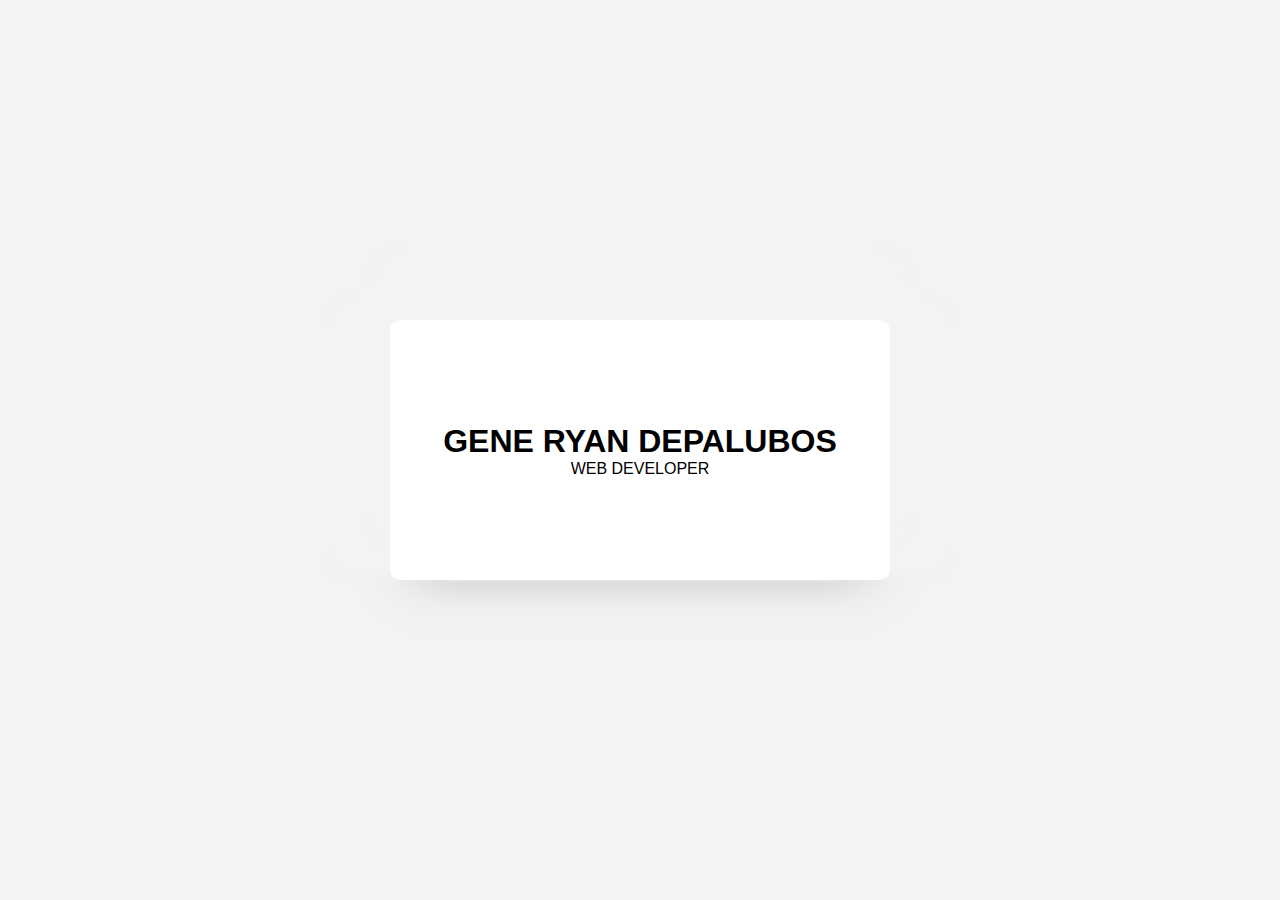
<file: Card/index.html>
<!DOCTYPE html>
<html lang="en">
<head>
    <meta charset="UTF-8">
    <meta http-equiv="X-UA-Compatible" content="IE=edge">
    <meta name="viewport" content="width=device-width, initial-scale=1.0">
    <title>Card</title>
    <link rel="stylesheet" href="style.css">
</head>
<body>
    <div class="card">
        <h1>Gene Ryan Depalubos</h1>
        <p>Web Developer</p>
    </div>
</body>
</html>
</file>
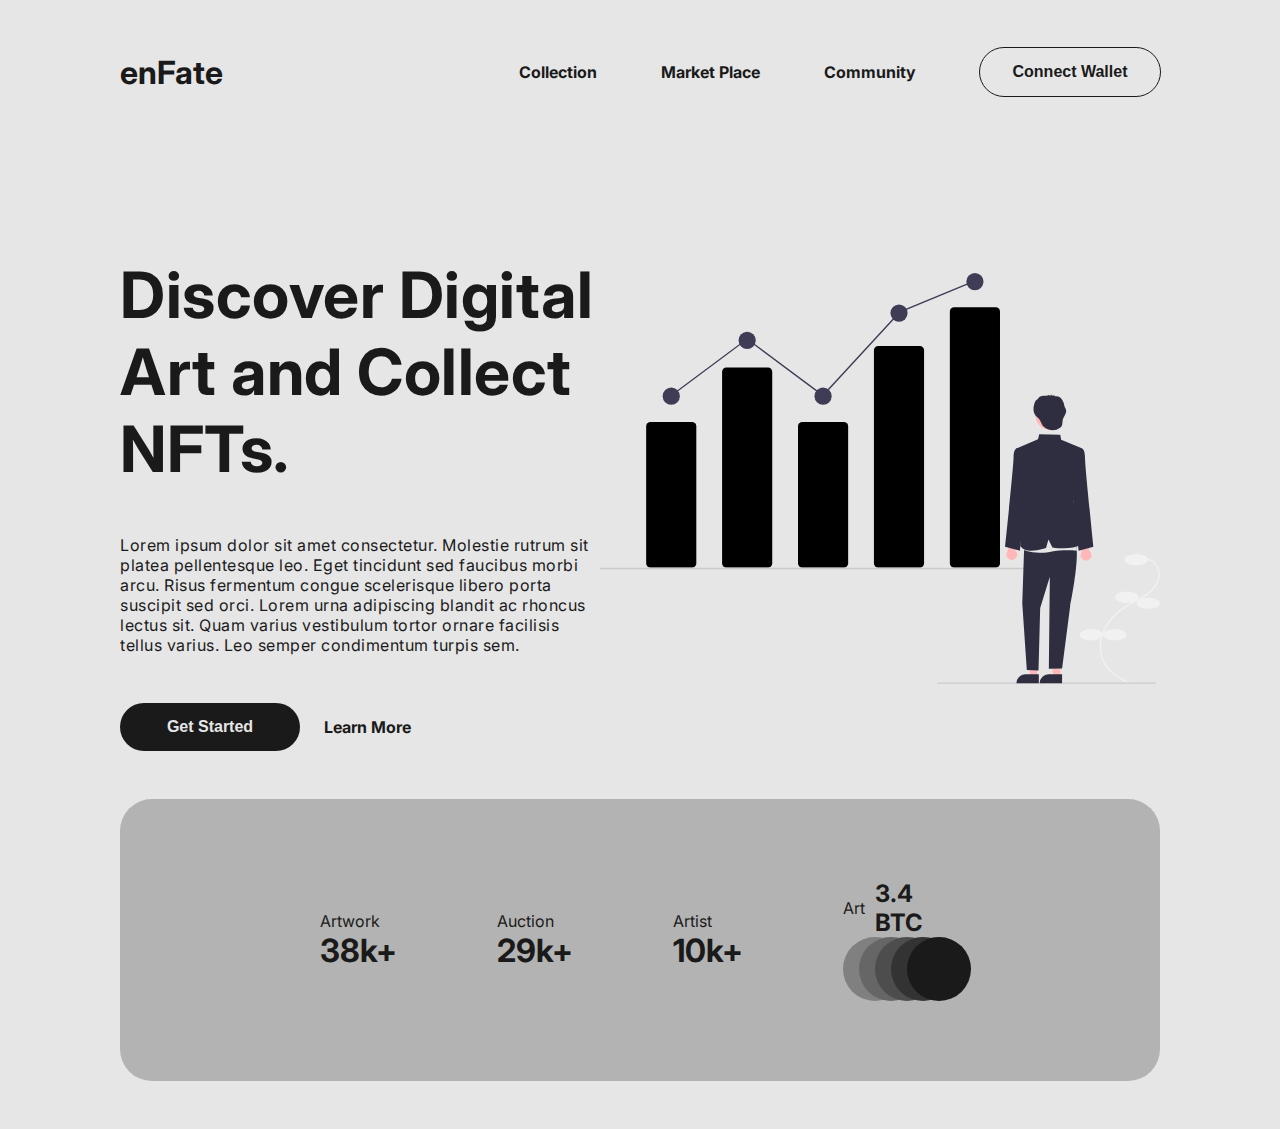
<file: enFate/index.html>
<!DOCTYPE html>
<html lang="en">

<head>
    <meta charset="UTF-8">
    <meta http-equiv="X-UA-Compatible" content="IE=edge">
    <meta name="viewport" content="width=device-width, initial-scale=1.0">
    <title>enFate</title>
    <link rel="stylesheet" href="style.css">
    <link rel="stylesheet" href="https://cdnjs.cloudflare.com/ajax/libs/font-awesome/6.2.1/css/all.css"
        integrity="sha512-FA9cIbtlP61W0PRtX36P6CGRy0vZs0C2Uw26Q1cMmj3xwhftftymr0sj8/YeezDnRwL9wtWw8ZwtCiTDXlXGjQ=="
        crossorigin="anonymous" referrerpolicy="no-referrer">
</head>

<body>
    <div class="container">

        <header class="header">
            <span class="logo">enFate</span>
            <nav class="nav">
                <ul class="list">
                    <li><a href="#">Collection</a></li>
                    <li><a href="#">Market Place</a></li>
                    <li><a href="#">Community</a></li>
                    <button id="button1">Connect Wallet</button>
                </ul>
            </nav>

        </header>

        <main class="main">

            <div class="wrapper">
                <div class="text-container">
                    <p id="title-text">Discover Digital Art and Collect NFTs.</p>
                    <p id="paragraph">Lorem ipsum dolor sit amet consectetur. Molestie rutrum sit platea pellentesque
                        leo. Eget
                        tincidunt sed faucibus morbi arcu. Risus fermentum congue scelerisque libero porta suscipit sed
                        orci.
                        Lorem urna adipiscing blandit ac rhoncus lectus sit. Quam varius vestibulum tortor ornare
                        facilisis
                        tellus varius. Leo semper condimentum turpis sem.</p>
                </div>
                <div class="image-container">
                    <img src="Investing.svg" alt="Investing">
                </div>
            </div>

            <div class="wrapper">
                <button>Get Started</button>
                <span class="learn-more">
                    <a href="#">Learn More</a>
                    <i class="fa-solid fa-arrow-right"></i>
                </span>
            </div>

        </main>

        <footer class="footer">
            <div class="wrapper">
                <span class="">
                    <p class="title">Artwork</p>
                    <p class="numbers">38k+</p>
                </span>
                    
                <span class="">
                    <p class="title">Auction</p>
                    <p class="numbers">29k+</p>
                </span>

                <span class="">
                    <p class="title">Artist</p>
                    <p class="numbers">10k+</p>
                </span>

                <span class="last-span">
                    <div class="last-child-wrapper">
                        <p class="title">Art</p>
                        <p class="numbers">3.4 BTC</p>
                    </div>
                    <div id="circle-container">
                        <div class="circle"></div>
                        <div class="circle"></div>
                        <div class="circle"></div>
                        <div class="circle"></div>
                        <div class="circle"></div>
                    </div>
                </span>
            </div>
        </footer>
    </div>
</body>

</html>
</file>
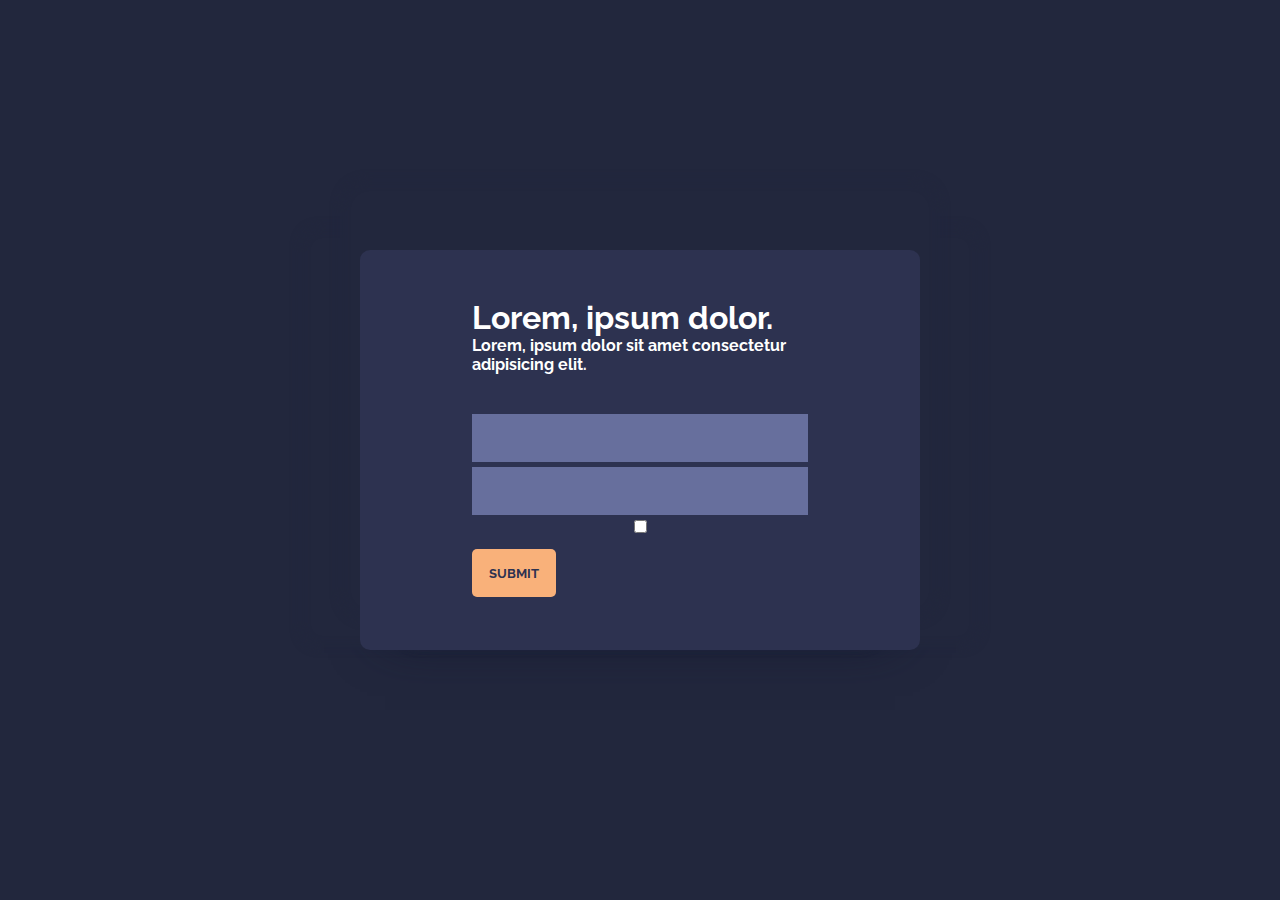
<file: Input/index.html>
<!DOCTYPE html>
<html lang="en">
<head>
    <meta charset="UTF-8">
    <meta http-equiv="X-UA-Compatible" content="IE=edge">
    <meta name="viewport" content="width=device-width, initial-scale=1.0">
    <title>Styling Input</title>
    <link rel="stylesheet" href="style.css">
</head>
<body>
    <div class="card">
        <div class="container">
            <h1>Lorem, ipsum dolor.</h1>
            <p>Lorem, ipsum dolor sit amet consectetur adipisicing elit.</p>
            <input class="input" type="text">
            <input class="input" type="password">
            <input class="checkbox" type="checkbox">

            <button class="submit">SUBMIT</button>
        </div>
    </div>
</body>
</html>
</file>
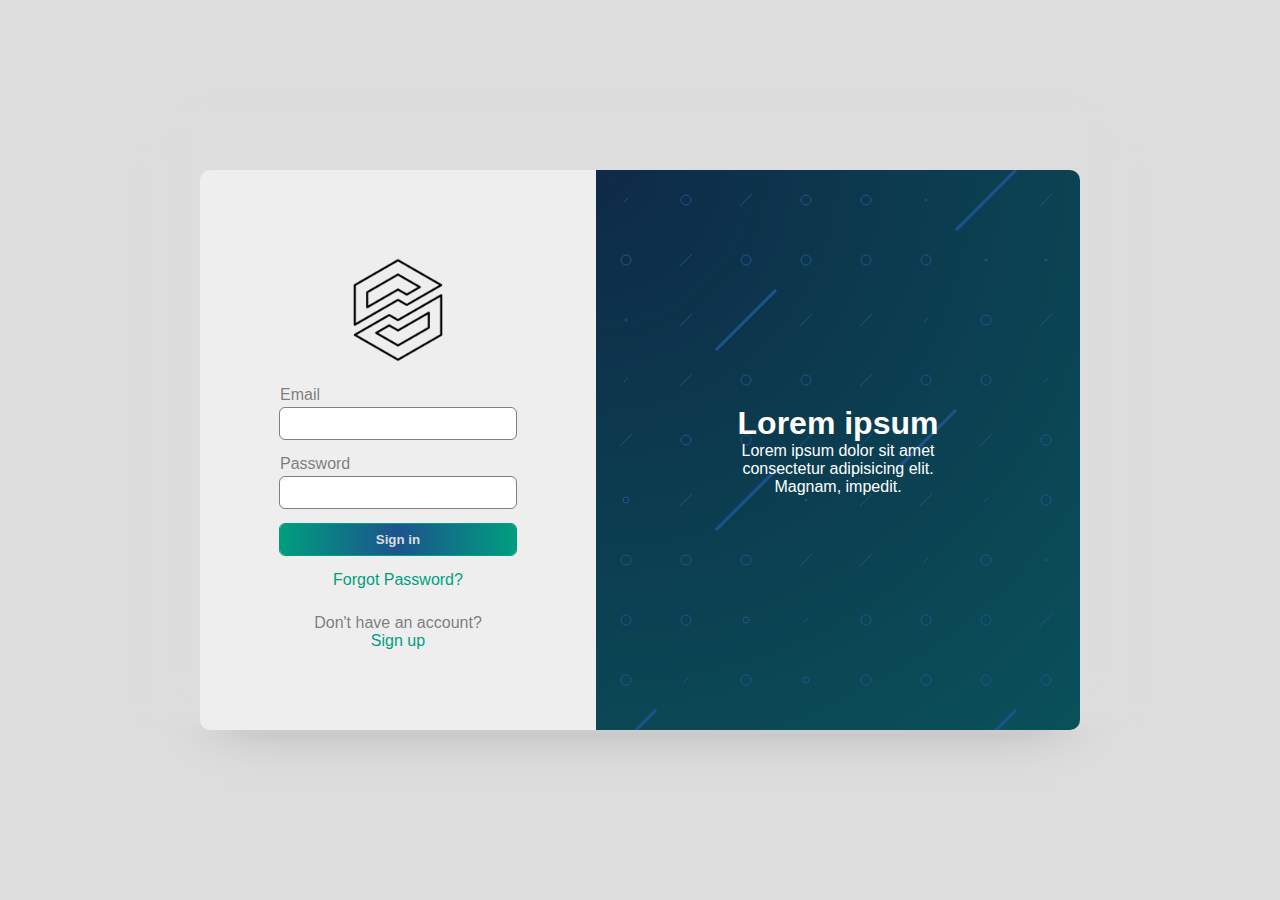
<file: Log In Page/index.html>
<!DOCTYPE html>
<html lang="en">
<head>
    <meta charset="UTF-8">
    <meta http-equiv="X-UA-Compatible" content="IE=edge">
    <meta name="viewport" content="width=device-width, initial-scale=1.0">
    <title>Document</title>
    <link rel="stylesheet" href="style.css">
</head>
<body>
    
    <div class="container">

        <div class="wrapper1">
            <img src="logo.png" alt="logo">

            <label for="email">Email</label>
            <input type="text" id="email">

            <label for="password">Password</label>
            <input type="password" id="email" placeholder="">

            <button>Sign in</button>

            <a class="forgot-password" href="#"><p>Forgot Password?</p></a>

            <p class="">Don't have an account?</p>
            <a href="#"><p>Sign up</p></a>
        </div>
        <div class="wrapper2">
            
            <h1>Lorem ipsum</h1>
            <p>Lorem ipsum dolor sit amet consectetur adipisicing elit. Magnam, impedit.</p>
        </div>

    </div>

</body>
</html>
</file>
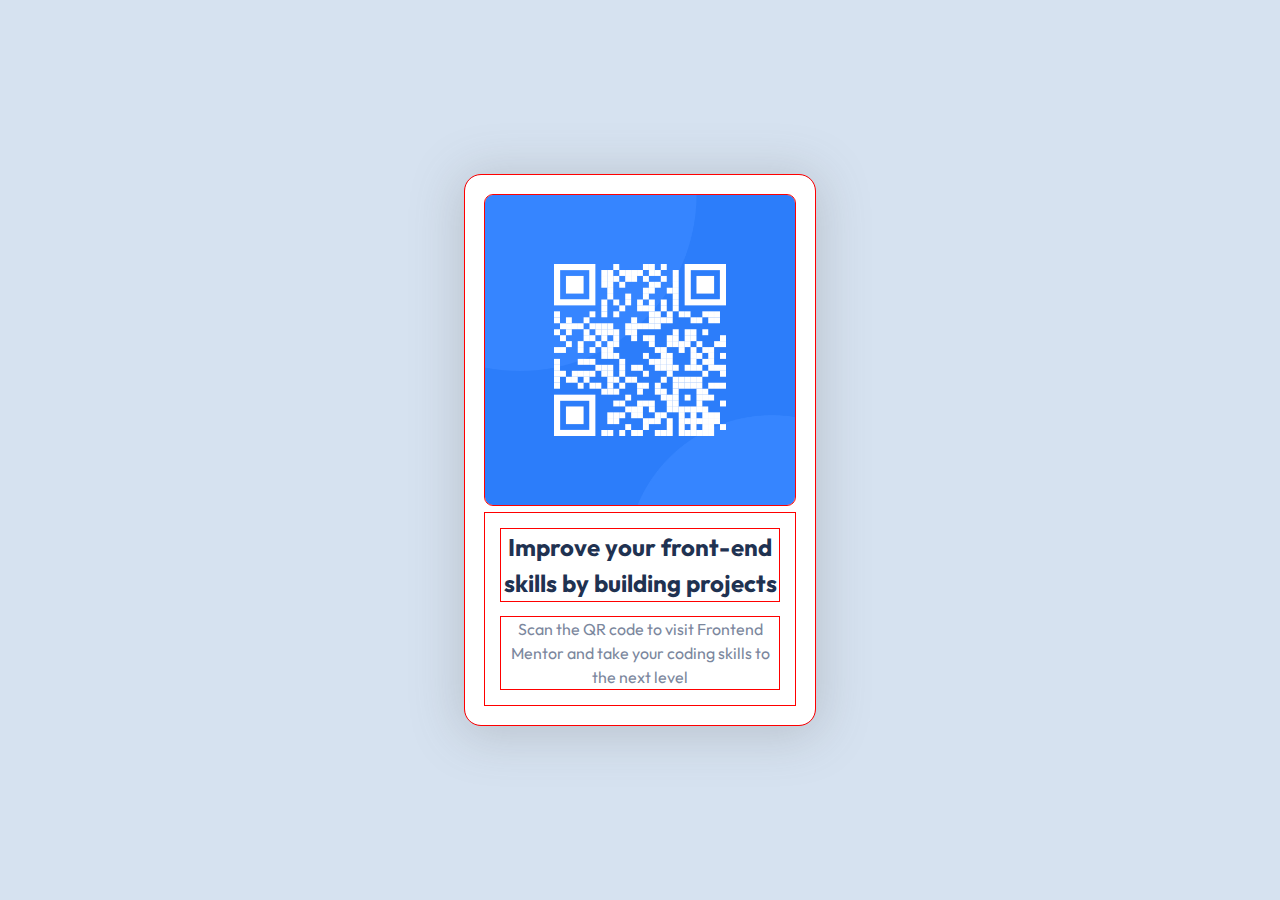
<file: QRCode/index.html>
<!DOCTYPE html>
<html lang="en">
<head>
    <meta charset="UTF-8">
    <meta http-equiv="X-UA-Compatible" content="IE=edge">
    <meta name="viewport" content="width=device-width, initial-scale=1.0">
    <title>QRCode</title>
    <link rel="stylesheet" href="style.css">
</head>
<body>

    <div class="container">
        <div class="image-wrapper">
            
        </div>

        <div class="body">
            <h1>Improve your front-end skills by building projects</h1>
            <p>Scan the QR code to visit Frontend Mentor and take your coding skills to the next level</p>
        </div>
    </div>

</body>
</html>
</file>
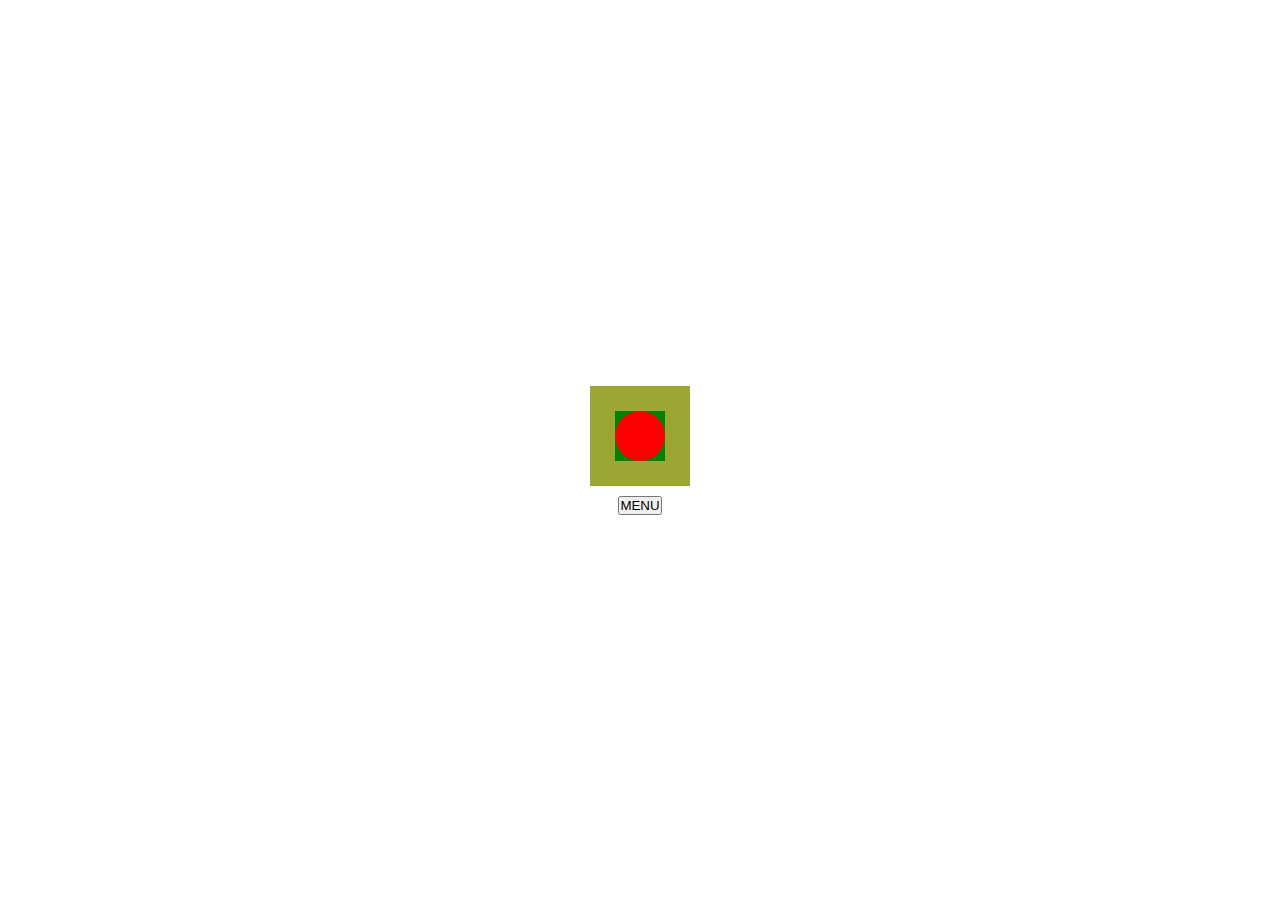
<file: SlideInTest/index.html>
<!DOCTYPE html>
<html lang="en">

<head>
    <meta charset="UTF-8">
    <meta http-equiv="X-UA-Compatible" content="IE=edge">
    <meta name="viewport" content="width=device-width, initial-scale=1.0">
    <title>Document</title>
    <link rel="stylesheet" href="style.css">
</head>

<body>

    <div class="parent-box">
        <div class="child-box">
        </div>

        <div class="another-box">
            <div class="another-box2">

            </div>

        </div>


    </div>

    <button id="rotate">MENU</button>

    <script>

        let array = ["gene", "fernyl"];
        array.push("asnari");
        array.push("Ace");
        
        let num = 1 + 1 + "1";
        for (let i = 0; i < array.length; i++) {
            console.log(array[i]);
        }

    </script>

</body>

</html>
</file>
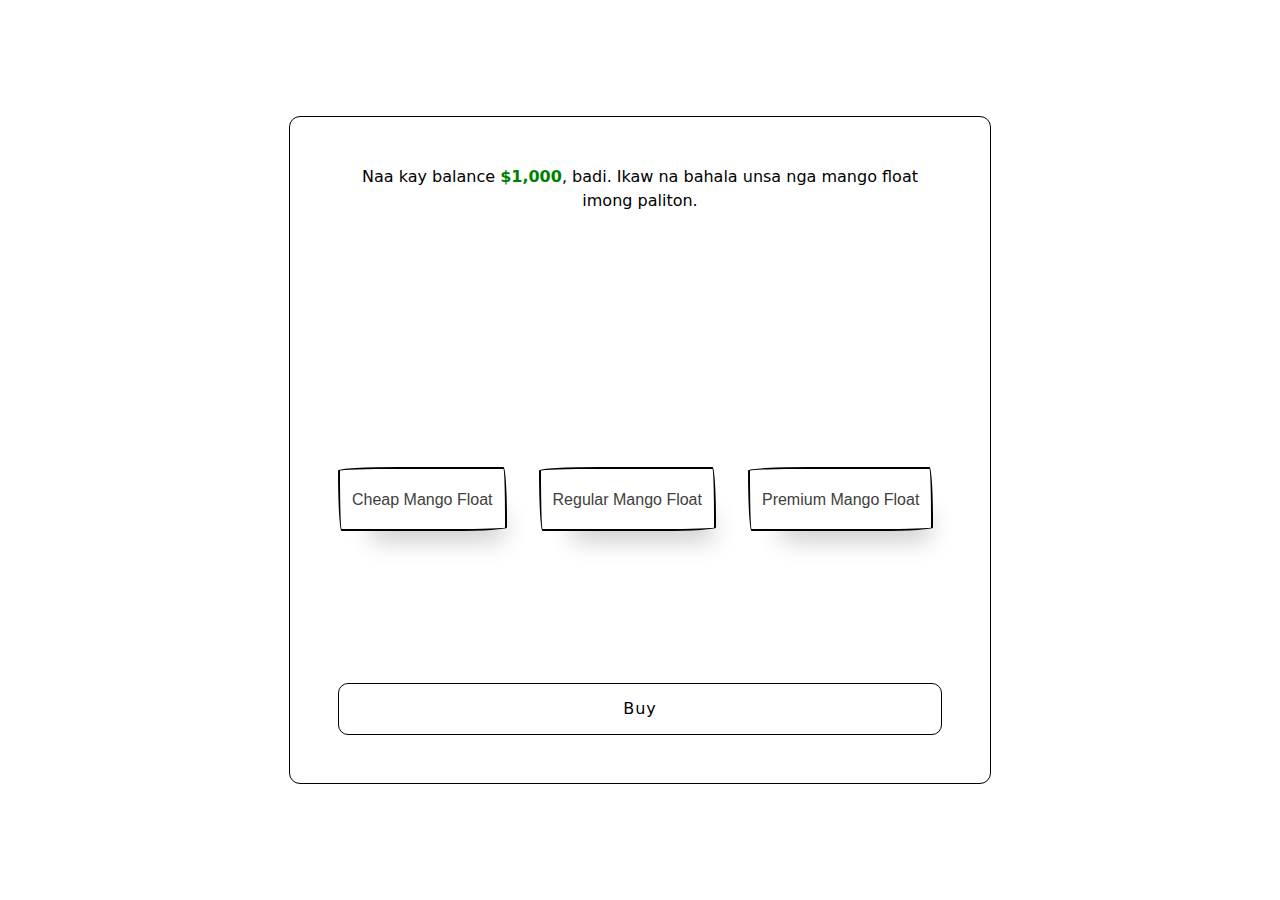
<file: Small Projects/mango-float/index.html>
<!DOCTYPE html>
<html lang="en">
  <head>
    <meta charset="UTF-8" />
    <meta name="viewport" content="width=device-width, initial-scale=1.0" />
    <title>Picker</title>
    <link rel="stylesheet" href="style.css" />
    <link rel="stylesheet" href="reset.css" />
    <script src="script.js" defer></script>
  </head>
  <body>
    <div class="container">
      <div class="text-respond">
        Naa kay balance <strong>$1,000</strong>, badi. Ikaw na bahala unsa nga
        mango float imong paliton.
      </div>
      <div class="buttons">
        <button
          class="button cheap"
          role="button"
          id="option-1"
          value="Cheap Mango Float"
        >
          Cheap Mango Float
        </button>

        <button
          class="button regular"
          role="button"
          id="option-2"
          value="Regular Mango Float"
        >
          Regular Mango Float
        </button>

        <button
          class="button premium"
          role="button"
          id="option-3"
          value="Premium Mango Float"
        >
          Premium Mango Float
        </button>
      </div>
      <button class="buy-btn">Buy</button>
    </div>
  </body>
</html>
</file>
<file: Card/style.css>
* {
  margin: 0;
  padding: 0;
  box-sizing: border-box;
  font-family: Arial, Helvetica, sans-serif;
}

body {
  height: 100vh;
  width: 100vw;
  display: flex;
  justify-content: center;
  align-items: center;
  background: rgb(243, 243, 243);
}

.card {
  width: 500px;
  height: 260px;
  background: #fff;
  box-shadow: 0px -50px 10px 20px rgb(243, 243, 243),
    -50px -13px 10px 10px rgb(243, 243, 243),
    50px -13px 10px 10px rgb(243, 243, 243),
    0px 10px 50px -25px rgba(49, 49, 49, 0.5);
  border-radius: 10px;
  text-align: center;
  text-transform: uppercase;
  font-weight: 25rem;
  display: flex;
  align-items: center;
  justify-content: center;
  flex-direction: column;
  transition: .5s;
}

.card:hover {
    cursor: pointer;
    transform: translate(0, -10px);
    box-shadow: 0px -50px 10px 20px rgb(243, 243, 243),
    -50px -13px 10px 10px rgb(243, 243, 243),
    50px -13px 10px 10px rgb(243, 243, 243),
    0px 20px 50px -25px rgba(49, 49, 49, 0.5);
}
</file>
<file: enFate/style.css>
@import url("https://fonts.googleapis.com/css2?family=Inter:wght@300;400;500;700;800&display=swap");

:root {
  --pure-black: hsl(0, 0%, 10%);
  --pure-white: hsl(0, 0%, 90%);
  --gray: hsl(0, 0%, 70%);
}

* {
  margin: 0;
  padding: 0;
  box-sizing: border-box;
  color: var(--pure-black);
}

html {
  font-size: 62.5%;
  font-family: "Inter", sans-serif;
}

body {
  -ms-overflow-style: none;
  scrollbar-width: none;
  background-color: var(--pure-white);
  padding-bottom: 4.8rem;
}

body::-webkit-scrollbar {
  display: none;
}

.container {
  margin-inline: 12rem;
}

.header {
  display: flex;
  justify-content: space-between;
  align-items: center;
  margin-block: 4.8rem 16rem;
}

.logo {
  font-weight: bold;
  font-size: 3.2rem;
  cursor: pointer;
}

.nav {
  display: flex;
}

.list {
  display: flex;
  list-style-type: none;
  text-decoration: none;
  align-items: center;
  font-size: 1.6rem;
  gap: 6.4rem;
  font-weight: bold;
}

.list > * {
  cursor: pointer;
  transition: 0.15s ease-in-out;
}

.list li a {
  text-decoration: none;
}

button {
  padding: 1.5rem;
  border-radius: 3.2rem;
  font-size: 1.6rem;
  font-weight: bold;
  width: 18rem;
  border: none;
  transition: 0.15s ease-in-out;
}

.header button {
  background: inherit;
  outline: 1px solid var(--pure-black);
  border-radius: 3.2rem;
}

.list li:hover {
  text-decoration: underline;
}

.list button:hover {
  background: var(--pure-black);
  color: var(--pure-white);
}

.main {
  margin-bottom: 4.8rem;
}

.wrapper {
  display: flex;
  align-items: center;
}

.main .text-container {
  width: 58.8rem;
}

.main #title-text {
  font-size: 6.4rem;
  font-weight: bolder;
  letter-spacing: 0.5px;
  margin-bottom: 4.8rem;
}

.main #paragraph {
  font-size: 1.6rem;
  letter-spacing: 0.5px;
  margin-bottom: 4.8rem;
}

.image-container {
  margin: 0 auto;
}

.image-container img {
  width: 56rem;
  min-height: auto;
}

.main button {
  background-color: var(--pure-black);
  color: var(--pure-white);
}

.main button:hover {
  cursor: pointer;
  box-shadow: 0px 4px 25px -16px rgba(74, 74, 74, 0.51);
  -webkit-box-shadow: 0px 14px 25px -16px rgba(74, 74, 74, 0.51);
  -moz-box-shadow: 0px 14px 25px -16px rgba(74, 74, 74, 0.51);
  transform: translateY(-4px);
}

.learn-more {
  margin-left: 2.4rem;
}

.learn-more a,
i {
  font-weight: bold;
  font-size: 1.6rem;
  text-decoration: none;
  transition: 0.2s ease-in-out;
  margin-inline: 0 0.5rem;
}

.learn-more a:hover {
  margin-inline: 0 1rem;
}

.footer {

}

.footer .wrapper {
  width: 100%;
  background: var(--gray);
  border-radius: 32px;
  display: flex;
  padding: 8rem 29rem 8rem 20rem;
  justify-content: space-between;
  gap: 10rem;
}

.footer .wrapper span:last-child .last-child-wrapper .numbers {
  font-size: 2.4rem;
  margin-left: 1rem;
}

.last-child-wrapper {
    display: flex;
    align-items: center;
}

.footer .wrapper span .title {
  font-size: 1.6rem;
}

.footer .wrapper span .numbers {
  font-size: 3.2rem;
  font-weight: bold;
}

.footer .wrapper .last-span {
    /* margin-right: 20rem; */
}

.footer .wrapper .last-span #circle-container {
    position: relative;
    height: 6.4rem;
}

.footer .wrapper .last-span #circle-container .circle {
    width: 6.4rem;
    height: 6.4rem;
    border-radius: 50%;
    position: absolute;
}

.footer .wrapper .last-span #circle-container .circle:nth-child(1) {
    background: hsl(0, 0%, 50%);
    left: 0;
}

.footer .wrapper .last-span #circle-container .circle:nth-child(2) {
    background: hsl(61, 0%, 40%);
    left: 20%;
}

.footer .wrapper .last-span #circle-container .circle:nth-child(3) {
    background: hsl(96, 0%, 30%);
    left: 40%;
}

.footer .wrapper .last-span #circle-container .circle:nth-child(4) {
    background: hsl(170, 0%, 20%);
    left: 60%;
}

.footer .wrapper .last-span #circle-container .circle:nth-child(5) {
    background: hsl(0, 0%, 10%);
    left: 80%;
}
</file>
<file: Input/style.css>
@import url('https://fonts.googleapis.com/css2?family=Raleway:wght@400;600&display=swap');

:root {
    --white: #fff;
    --light-blue: #676f9d;
    --gray: #424769;
    --dark-gray: #2d3250;
    --orange: #f9b17a;
    --body-background: #22273d;
}

* {
    padding: 0;
    margin: 0;
    box-sizing: border-box;
    font-family: 'Raleway', sans-serif;
}

body {
    height: 100vh;
    width: 100vw;
    background-color: var(--body-background);
    display: flex;
    justify-content: center;
    align-items: center;

}

.card {
    display: flex;
    flex-direction: column;
    justify-content: center;
    align-items: center;
    width: 35rem;
    background: var(--dark-gray);
    border-radius: 10px;
    box-shadow: 0px -50px 10px 20px var(--body-background),
    -50px -13px 10px 10px var(--body-background),
    50px -13px 10px 10px var(--body-background),
    0px 10px 50px -25px #10152c;
}

.container {
    display: flex;
    flex-direction: column;
    justify-content: center;
    align-items: center;
    width: 60%;
    height: 25rem;
    border-radius: 10px;
}

.input {
    padding: 1rem;
    border: none;
    margin-bottom: 5px;
    width: 100%;
    background-color: var(--light-blue);
    transition: .15s;
    color: var(--white);
}

h1, p {
    color: var(--white);
    align-self: flex-start;
    font-weight: bold;
}

p {
    margin-bottom: 2.5rem;
}

.input:focus {
    outline: none;
    border-left: 3px solid var(--orange);
}

input .checkbox {
    width: 100px;
    height: 100px;
    align-self: flex-start;
}

button {
    padding: 1rem;
    border: none;
    margin-bottom: 5px;
    width: 25%;
    background-color: var(--orange);
    transition: .1s;
    color: var(--dark-gray);
    font-weight: bolder;
    align-self: flex-start;
    border-radius: 5px;
    margin-top: 1rem;
}

button:hover {
    background-color: #fac297;
    cursor: pointer;
}
</file>
<file: Log In Page/style.css>
:root {
  --shadow-color: #24242493;
  --white: rgb(221, 221, 221);
  --first-color: rgba(0, 158, 127, 1);
  --second-color: rgba(14, 42, 71, 1);
  --third-color: rgba(28, 83, 142, 1);
}

* {
  padding: 0;
  margin: 0;
  box-sizing: border-box;
  font-family: Verdana, Geneva, Tahoma, sans-serif;
  transition: 0.1s ease-in-out;
}

body {
  color: var(--shadow-color);
  background: var(--white);
  height: 100vh;
  font-weight: 100vw;
  display: flex;
  justify-content: center;
  align-items: center;
}

.container {
  width: 55rem;
  display: flex;
  box-shadow: 0px -50px 10px 20px var(--white),
    -50px -13px 10px 10px var(--white), 50px -13px 10px 10px var(--white),
    0px 10px 50px -25px rgba(49, 49, 49, 0.5);
  font-size: 0.5;
  border-radius: 10px;
}

.wrapper1 {
  display: flex;
  flex-direction: column;
  width: 45%;
  padding: 5rem;
  background: rgb(238, 238, 238);
  border-radius: 10px 0 0 10px;
}

img {
  width: 120px;
  align-self: center;
  padding-bottom: 16px;
}

.wrapper2 {
  width: 55%;
  border-radius: 0 10px 10px 0;
  background: url(Sprinkle.svg);
  display: flex;
  align-items: center;
  justify-content: center;
  flex-direction: column;
}

h1 {
  border-radius: 5px 5px 5px 5px;
  width: 300px;
  align-self: center;
  background-size: cover;
  color: #fff;
  text-shadow: 0 10px 50px 100px var(--shadow-color);
  text-align: center;
}

.wrapper2 p {
  color: #fff;
  width: 250px;
}

label {
  margin-bottom: 4px;
}

input,
button {
  padding: 8px 4px;
  margin-bottom: 16px;
  border-radius: 5px;
  outline: 1px solid gray;
  border: none;
  accent-color: var(--first-color);
  transition: 0.1s ease-in-out;
  width: 100%;
}

input:focus {
  outline: 1px solid var(--first-color);
}

button {
  background: linear-gradient(
    90deg,
    var(--first-color) 0%,
    var(--third-color) 50%,
    var(--first-color) 100%
  );
  cursor: pointer;
  color: var(--white);
  outline: 0.5px solid var(--first-color);
  font-weight: bold;
}

button:hover {
  background: linear-gradient(
    90deg,
    var(--third-color) 0%,
    var(--first-color) 50%,
    var(--second-color) 100%
  );
  color: var(--third-color);
  transform: translateY(-2.5px);
  box-shadow: 0 2.5px 2.5px 1px var(--shadow-color);
}

.forgot-password {
  margin-bottom: 25px;
}

p {
  font-size: 16px;
  text-align: center;
}

a {
  text-decoration: none;
  color: var(--first-color);
}

a:hover {
  text-decoration: underline;
}

@media (max-width: 760px) {
  .container {
    width: fit-content;
  }

  .wrapper1 {
    width: 100%;
  }

  .wrapper2 {
    display: none;
  }
}
</file>
<file: QRCode/style.css>
@import url('https://fonts.googleapis.com/css2?family=Outfit:wght@400;700&display=swap');

:root {
  --white: hsl(0, 0%, 100%);
  --light-gray: hsl(212, 45%, 89%);
  --grayish-blue: hsl(220, 15%, 55%);
  --dark-blue: hsl(218, 44%, 22%);
}

*,
*::before,
*::after {
  box-sizing: border-box;
}

* {
  margin: 0;
  font-family: 'Outfit', sans-serif;
  outline: 1px solid red;
}

html,
body {
  height: 100%;
}

body {
  line-height: 1.5;
  -webkit-font-smoothing: antialiased;
  display: grid;
  place-items: center;
  background: var(--light-gray);
}

img,
picture,
video,
canvas,
svg {
  display: block;
  max-width: 100%;
}

input,
button,
textarea,
select {
  font: inherit;
}

p,
h1,
h2,
h3,
h4,
h5,
h6 {
  overflow-wrap: break-word;
}

#root,
#__next {
  isolation: isolate;
}


.container {
  background: var(--white);
  width: 350px;
  padding: 20px;
  border-radius: 1rem;
  display: grid;
  gap: .5rem;
  box-shadow: 0 5px 50px 5px rgba(100, 100, 100, .25);
}

.container .image-wrapper {
  background: url(image-qr-code.png);
  width: 100%;
  background-size: contain;
  aspect-ratio: 1;
  border-radius: .5rem;
}

.container .body {
  text-align: center;
  padding: 1rem;
  display: grid;
  gap: 1rem;
}

.container .body h1 {
  color: var(--dark-blue);
  font-weight: 700;
  font-size: 1.5rem;
}

.container .body p {
  color: var(--grayish-blue);
  font-weight: 400;
}
</file>
<file: SlideInTest/style.css>
* {
    padding: 0;
    margin: 0;
    box-sizing: border-box;
}

body {
    height: 100vh;
    width: 100vw;
    display: flex;
    justify-content: center;
    align-items: center;
    flex-direction: column;
}

.parent-box {
    width: 100px;
    height: 100px;
    background: rgb(155, 167, 50);
    transition: ease-in-out 1s;
    margin-left: 0;
    display: flex;
    justify-content: center;
    align-items: center;
    position: relative;
    margin-bottom: 10px;
}

.parent-box:active {
    transform: rotateX(540deg);
}

.child-box {
    width: 50px;
    height: 50px;
    border-radius: 50%;
    background: red;
    position: absolute;
    left: 50%;
    bottom: 50%;
    transform: translate(-50%, 50%);
    transition: ease-in-out 1s;
    /* transition:  */
    cursor: pointer;
}

.child-box:active {
    left: 50%;
    bottom: 100%;
}

.child-box:hover {
    background:rgb(31, 179, 184);
    transition: .5s;
}

.another-box {
    width: 50px;
    height: 50px;
    background: green;
    outline: 1px;
    padding: 10px;
    margin: 10px;
    transition: ease-in-out 1s;
}

.another-box2 {
    background: blue;
    width: 100%;
    height: 100%;
    transition: ease-in-out 1s;
}

.transformed-state {
    transform: rotate(270deg);
    background-color: blue;
    color: yellow;
    font-size: 12px;
    transition-property: background-color font-size transform color;
    transition-timing-function: ease-in-out;
  }
</file>
<file: Small Projects/mango-float/style.css>
:root {
  --yellow: rgb(255, 208, 0);
  --yellow-hover: hsl(49, 100%, 65%);
}

* {
  /* outline: 1px solid red; */
}

body,
html {
  height: 100%;
}

body {
  font-family: ui-sans-serif, system-ui, -apple-system, system-ui, "Segoe UI",
    Roboto, "Helvetica Neue", Arial, "Noto Sans", sans-serif,
    "Apple Color Emoji", "Segoe UI Emoji", "Segoe UI Symbol", "Noto Color Emoji";
  display: flex;
  align-items: center;
  justify-content: center;
}

.container {
  display: grid;
  justify-content: center;
  text-align: center;
  gap: 4rem;
  padding: 3rem;
  outline: 1px solid black;
  border-radius: 10px;
  max-width: 700px;
  margin-inline: 1rem;
}

.container > * {
  /* outline: 1px solid red; */
}

.text-respond {
  font-size: color;
  /* color: red; */
  min-height: 150px;
}

strong {
  color: green;
}

.buttons {
  display: flex;
  bottom: 0;
  /* outline: 1px solid red; */
  gap: 2rem;
  min-height: 240px;
}

.button {
  align-self: center;
  background-color: #fff;
  background-image: none;
  background-position: 0 90%;
  background-repeat: repeat no-repeat;
  background-size: 4px 3px;
  border-radius: 15px 225px 255px 15px 15px 255px 225px 15px;
  border-style: solid;
  border-width: 2px;
  box-shadow: rgba(0, 0, 0, 0.2) 15px 28px 25px -18px;
  box-sizing: border-box;
  color: #41403e;
  cursor: pointer;
  display: inline-block;
  font-family: Neucha, sans-serif;
  font-size: 1rem;
  line-height: 23px;
  outline: none;
  padding: 0.75rem;
  text-decoration: none;
  transition: all 235ms ease-in-out;
  border-bottom-left-radius: 15px 255px;
  border-bottom-right-radius: 225px 15px;
  border-top-left-radius: 255px 15px;
  border-top-right-radius: 15px 225px;
  user-select: none;
  -webkit-user-select: none;
  touch-action: manipulation;
  min-height: 4rem;
}

.button:hover {
  box-shadow: rgba(0, 0, 0, 0.3) 2px 8px 8px -5px;
  transform: translate3d(0, 2px, 0);
}

.button:focus {
  box-shadow: rgba(0, 0, 0, 0.3) 2px 8px 4px -6px;
  border: 3px solid var(--yellow);
}

.buy-btn {
  font-size: 16px;
  font-weight: 350;
  letter-spacing: 1px;
  padding: 13px 20px 13px;
  outline: 0;
  border: 1px solid black;
  cursor: pointer;
  position: relative;
  background-color: rgba(0, 0, 0, 0);
  user-select: none;
  -webkit-user-select: none;
  touch-action: manipulation;
  transition: all 235ms ease-in-out;
  border-radius: 10px;
}

.active {
  background-color: var(--yellow);
}

.active:hover {
  background-color: var(--yellow-hover);
}

@media (min-width: 768px) {
  .buy-btn {
    padding: 13px 50px 13px;
  }
}

@media screen and (max-width: 640px) {
  .container {
    /* outline: none; */
    transition: all 1s linear;
    width: 95%;
  }

  .buttons {
    flex-direction: column;
    max-height: 640px;
    gap: 1rem;
  }

  .button {
    /* outline: 1px solid red; */
  }

  .text-respond {
    min-width: 300px;
  }
}
</file>
